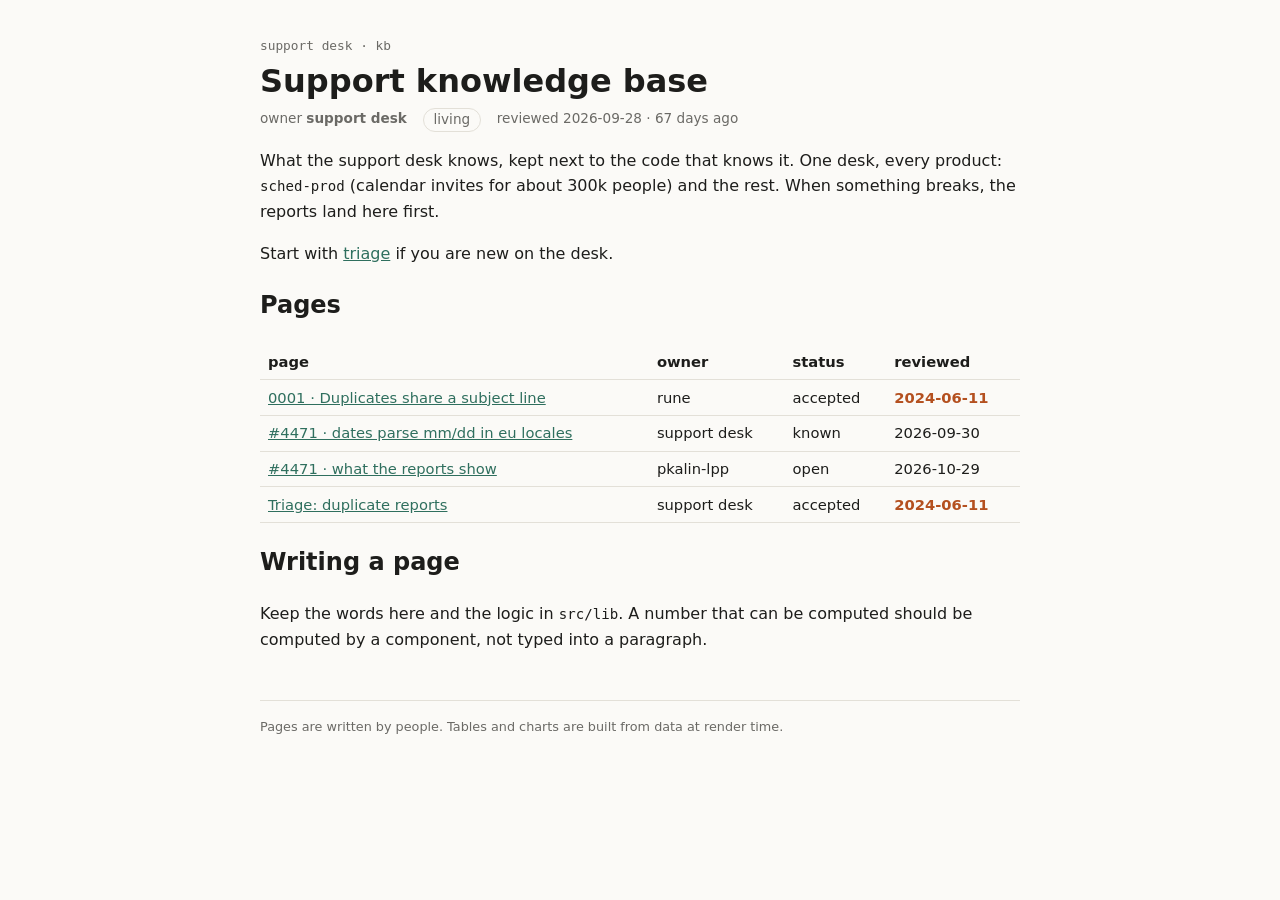
<file: rendered/kb/index.html>
<!doctype html>
<html lang="en">
  <head>
    <meta charset="utf-8" />
    <meta name="viewport" content="width=device-width, initial-scale=1" />
    <link href="../_app/immutable/entry/start.DHGSJWrH.js" rel="modulepreload">
		<link href="../_app/immutable/entry/payload.DSmR2FwN.js" rel="modulepreload">
		<link href="../_app/immutable/chunks/CRzLMJPS.js" rel="modulepreload">
		<link href="../_app/immutable/chunks/CiqoZ2A1.js" rel="modulepreload">
		<link href="../_app/immutable/chunks/CHfFqfNT.js" rel="modulepreload">
		<link href="../_app/immutable/chunks/DQG8lHS1.js" rel="modulepreload">
		<link href="../_app/immutable/entry/app.NXOO1eK_.js" rel="modulepreload">
		<link href="../_app/immutable/nodes/0.CTf4XHXr.js" rel="modulepreload">
		<link href="../_app/immutable/chunks/DK3Fl9T5.js" rel="modulepreload">
		<link href="../_app/immutable/nodes/2.CN5iUHYx.js" rel="modulepreload">
		<link href="../_app/immutable/chunks/DkoUumqI.js" rel="modulepreload">
		<link href="../_app/immutable/chunks/DCOWSXCS.js" rel="modulepreload">
		<link href="../_app/immutable/chunks/BHCznJ8a.js" rel="modulepreload">
		<link href="../_app/immutable/chunks/CVBzP17p.js" rel="modulepreload">
		<link href="../_app/immutable/chunks/DcZ9TEUN.js" rel="modulepreload">
		<link href="../_app/immutable/chunks/hqSXOomW.js" rel="modulepreload">
		<link href="../_app/immutable/chunks/Ce0JHbCm.js" rel="modulepreload">
		<!--e2jw2j--><!----><title>Support knowledge base · support kb</title>
		<style>:root{--bg:#fbfaf7;--fg:#1d1d1b;--muted:#6b6a66;--line:#e3e0d8;--accent:#2f6f5e;--warn:#b4501f;--warn-bg:#fbeee6;--note-bg:#eef5f2;--mono:ui-monospace, "Cascadia Code", Menlo, monospace}@media (prefers-color-scheme:dark){:root{--bg:#171716;--fg:#ecebe6;--muted:#9c9a93;--line:#34332f;--accent:#6fbfa6;--warn:#f0905d;--warn-bg:#3a2418;--note-bg:#1d2c27}}body{background:var(--bg);color:var(--fg);margin:0;font:16px/1.6 system-ui,sans-serif}.kb table{border-collapse:collapse;width:100%;margin:1rem 0;font-size:.92rem}.kb th,.kb td{border-bottom:1px solid var(--line);text-align:left;padding:.35rem .5rem}.kb code{font-family:var(--mono);font-size:.88em}.kb a{color:var(--accent)}.kb.svelte-e2jw2j{max-width:760px;margin:0 auto;padding:2rem 16px 4rem}.crumb.svelte-e2jw2j{font:.8rem var(--mono);color:var(--muted);text-decoration:none}h1.svelte-e2jw2j{margin:.25rem 0 .5rem;line-height:1.2}.meta.svelte-e2jw2j{color:var(--muted);flex-wrap:wrap;gap:.5rem 1rem;margin:0;font-size:.85rem;display:flex}.status.svelte-e2jw2j{border:1px solid var(--line);border-radius:99px;padding:0 .6rem}.stale.svelte-e2jw2j{color:var(--warn);font-weight:600}.banner.svelte-e2jw2j{background:var(--warn-bg);color:var(--warn);border-radius:6px;padding:.6rem 1rem}footer.svelte-e2jw2j{color:var(--muted);border-top:1px solid var(--line);margin-top:3rem;padding-top:1rem;font-size:.8rem}

aside.svelte-17bri61{border-left:4px solid var(--accent);background:var(--note-bg);margin:1rem 0;padding:.5rem 1rem}aside.warn.svelte-17bri61{border-color:var(--warn);background:var(--warn-bg)}

.sum.svelte-12oyimm{font-size:1.1rem}.tags.svelte-12oyimm,.note.svelte-12oyimm{color:var(--muted);font-size:.85em}.wrong.svelte-12oyimm td:where(.svelte-12oyimm){background:var(--warn-bg)}.wrong.svelte-12oyimm td:where(.svelte-12oyimm):last-child{color:var(--warn);font-weight:600}svg.svelte-18a6qal{width:100%;max-width:640px}.in.svelte-18a6qal{fill:var(--warn)}.merged.svelte-18a6qal{fill:var(--accent)}text.svelte-18a6qal{font:8px var(--mono);fill:var(--muted);text-anchor:middle}figcaption.svelte-18a6qal{color:var(--muted);font-size:.85rem}.key.svelte-18a6qal{border-radius:2px;width:.7em;height:.7em;display:inline-block}.key.in.svelte-18a6qal{background:var(--warn)}.key.merged.svelte-18a6qal{background:var(--accent)}

.sum.svelte-1op6c6{margin-bottom:0;font-size:1.1rem}.tags.svelte-1op6c6,.note.svelte-1op6c6{color:var(--muted);font-size:.85em}.untracked.svelte-1op6c6 td:where(.svelte-1op6c6){background:var(--warn-bg)}.untracked.svelte-1op6c6 td:where(.svelte-1op6c6):last-child{color:var(--warn);font-weight:600}.stamp.svelte-1280m42{font:.85rem var(--mono);color:var(--muted);margin:2rem 0 0}.stamp.svelte-1280m42 b:where(.svelte-1280m42){color:var(--accent);letter-spacing:.04em}.missing.svelte-1280m42{color:var(--warn)}

.try.svelte-gq0h2h{grid-template-columns:repeat(auto-fit,minmax(220px,1fr));gap:.75rem;margin:1rem 0;display:grid}fieldset.svelte-gq0h2h{border:1px solid var(--line);border-radius:6px;gap:.4rem;display:grid}.verdict.svelte-gq0h2h{color:var(--muted);grid-column:1/-1;margin:0;font-weight:600}.dup.svelte-gq0h2h{color:var(--accent);font-weight:600}

.stale.svelte-tbc1ha{color:var(--warn);font-weight:600}
</style>
		<link href="../_app/immutable/assets/runbook.COyw0cbZ.css" rel="stylesheet" disabled media="(max-width: 0)">
		<link href="../_app/immutable/assets/Callout.AbLv9dM_.css" rel="stylesheet" disabled media="(max-width: 0)">
		<link href="../_app/immutable/assets/_page.D56XP2ro.css" rel="stylesheet" disabled media="(max-width: 0)">
		<link href="../_app/immutable/assets/_page.0dLFLLYr.css" rel="stylesheet" disabled media="(max-width: 0)">
		<link href="../_app/immutable/assets/_page.DO6Yid7X.css" rel="stylesheet" disabled media="(max-width: 0)">
		<link href="../_app/immutable/assets/2.Bt0MwIZg.css" rel="stylesheet" disabled media="(max-width: 0)">
  </head>
  <body>
    <div style="display: contents"><!--[--><!--[--><!--[0--><!--[--><!--[--><!--[-1--><!--[--><div class="kb svelte-e2jw2j"><header><a class="crumb svelte-e2jw2j" href="/kb">support desk · kb</a> <h1 class="svelte-e2jw2j">Support knowledge base</h1> <p class="meta svelte-e2jw2j"><span>owner <b>support desk</b></span> <span class="status living svelte-e2jw2j">living</span> <span class="svelte-e2jw2j">reviewed 2026-09-28 · 31 days ago</span></p></header> <!--[-1--><!--]--> <main><p>What the support desk knows, kept next to the code that knows it. One desk, every product: <code>sched-prod</code> (calendar invites for about 300k people) and the rest. When something breaks, the reports land here first.</p> <p>Start with <a href="/kb/triage/dedupe">triage</a> if you are new on the desk.</p> <h2>Pages</h2> <table><thead><tr><th>page</th><th>owner</th><th>status</th><th>reviewed</th></tr></thead><tbody><!--[--><tr><td><a href="/kb/decisions/0001-dedupe-by-subject">0001 · Duplicates share a subject line</a></td><td>rune</td><td>accepted</td><td class="svelte-tbc1ha stale">2024-06-11</td></tr><tr><td><a href="/kb/incidents/4471">#4471 · dates parse mm/dd in eu locales</a></td><td>support desk</td><td>known</td><td class="svelte-tbc1ha">2026-09-30</td></tr><tr><td><a href="/kb/incidents/4471/problems">#4471 · what the reports show</a></td><td>pkalin-lpp</td><td>open</td><td class="svelte-tbc1ha">2026-10-29</td></tr><tr><td><a href="/kb/triage/dedupe">Triage: duplicate reports</a></td><td>support desk</td><td>accepted</td><td class="svelte-tbc1ha stale">2024-06-11</td></tr><!--]--></tbody></table><!----> <h2>Writing a page</h2> <p>Keep the words here and the logic in <code>src/lib</code>. A number that can be computed should be
computed by a component, not typed into a paragraph.</p><!----></main> <footer class="svelte-e2jw2j">Pages are written by people. Tables and charts are built from data at render time.</footer></div><!--]--><!--]--><!--]--><!----><!--]--><!--]--><!--]--><!----> <!--[-1--><!--]--><!--]-->
			
			<script>
				{
					__sveltekit_chahfg = {
						base: new URL("..", location).pathname.slice(0, -1),
						version: "1793293658600"
					};

					const element = document.currentScript.parentElement;

					import("../_app/immutable/entry/start.DHGSJWrH.js").then(async (kit) => {
						kit.init(__sveltekit_chahfg);
						const app = await import("../_app/immutable/entry/app.NXOO1eK_.js");
						kit.start(app, element, {
							node_ids: [0, 2],
							data: [null,null],
							form: null,
							error: null
						});
					});
				}
			</script>
		</div>
  </body>
</html>
</file>
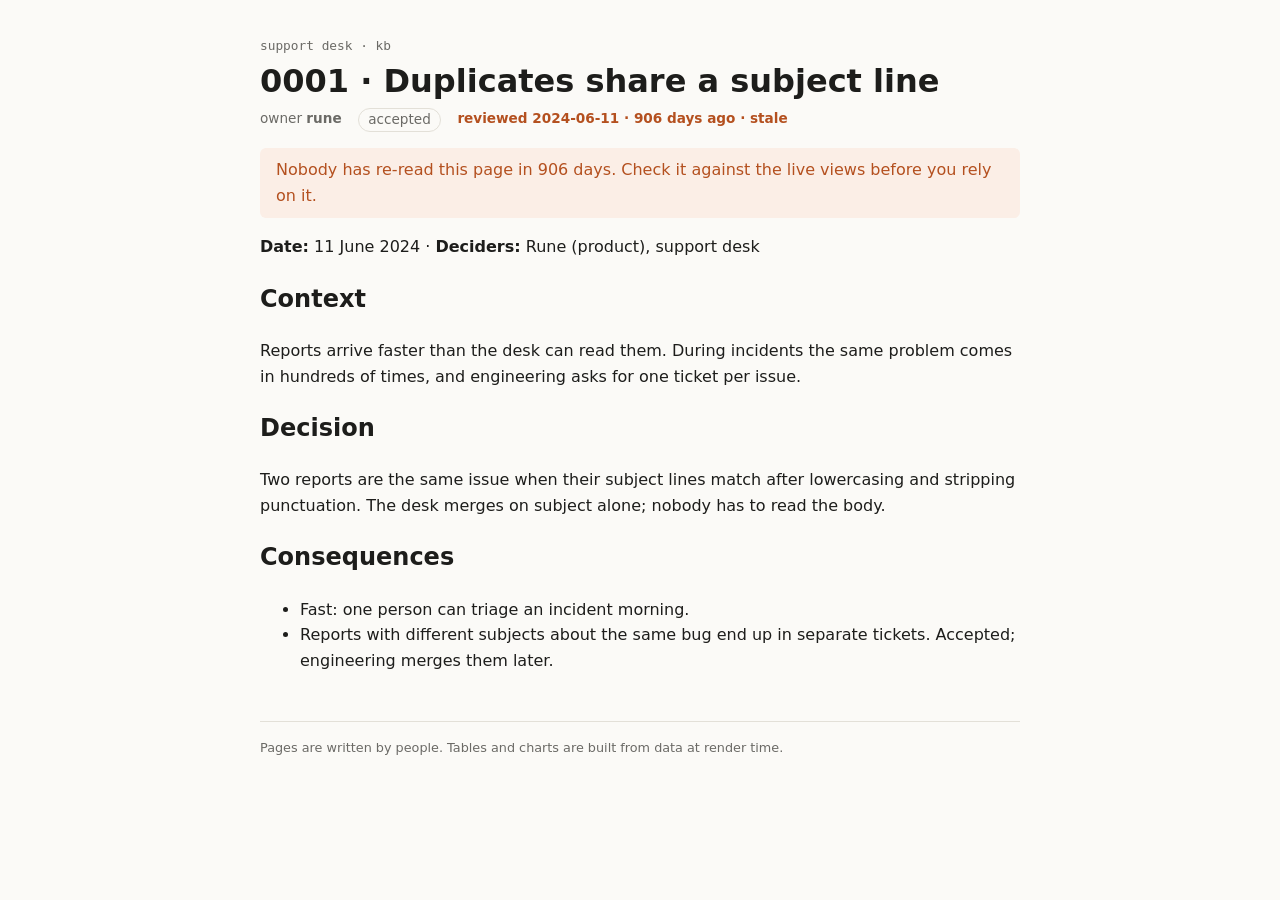
<file: rendered/kb/decisions/0001-dedupe-by-subject/index.html>
<!doctype html>
<html lang="en">
  <head>
    <meta charset="utf-8" />
    <meta name="viewport" content="width=device-width, initial-scale=1" />
    <link href="../../../_app/immutable/entry/start.DHGSJWrH.js" rel="modulepreload">
		<link href="../../../_app/immutable/entry/payload.DSmR2FwN.js" rel="modulepreload">
		<link href="../../../_app/immutable/chunks/CRzLMJPS.js" rel="modulepreload">
		<link href="../../../_app/immutable/chunks/CiqoZ2A1.js" rel="modulepreload">
		<link href="../../../_app/immutable/chunks/CHfFqfNT.js" rel="modulepreload">
		<link href="../../../_app/immutable/chunks/DQG8lHS1.js" rel="modulepreload">
		<link href="../../../_app/immutable/entry/app.NXOO1eK_.js" rel="modulepreload">
		<link href="../../../_app/immutable/nodes/0.CTf4XHXr.js" rel="modulepreload">
		<link href="../../../_app/immutable/chunks/DK3Fl9T5.js" rel="modulepreload">
		<link href="../../../_app/immutable/nodes/3.utlB90Ku.js" rel="modulepreload">
		<link href="../../../_app/immutable/chunks/DCOWSXCS.js" rel="modulepreload">
		<link href="../../../_app/immutable/chunks/DkoUumqI.js" rel="modulepreload">
		<!--e2jw2j--><!----><title>0001 · Duplicates share a subject line · support kb</title>
		<style>:root{--bg:#fbfaf7;--fg:#1d1d1b;--muted:#6b6a66;--line:#e3e0d8;--accent:#2f6f5e;--warn:#b4501f;--warn-bg:#fbeee6;--note-bg:#eef5f2;--mono:ui-monospace, "Cascadia Code", Menlo, monospace}@media (prefers-color-scheme:dark){:root{--bg:#171716;--fg:#ecebe6;--muted:#9c9a93;--line:#34332f;--accent:#6fbfa6;--warn:#f0905d;--warn-bg:#3a2418;--note-bg:#1d2c27}}body{background:var(--bg);color:var(--fg);margin:0;font:16px/1.6 system-ui,sans-serif}.kb table{border-collapse:collapse;width:100%;margin:1rem 0;font-size:.92rem}.kb th,.kb td{border-bottom:1px solid var(--line);text-align:left;padding:.35rem .5rem}.kb code{font-family:var(--mono);font-size:.88em}.kb a{color:var(--accent)}.kb.svelte-e2jw2j{max-width:760px;margin:0 auto;padding:2rem 16px 4rem}.crumb.svelte-e2jw2j{font:.8rem var(--mono);color:var(--muted);text-decoration:none}h1.svelte-e2jw2j{margin:.25rem 0 .5rem;line-height:1.2}.meta.svelte-e2jw2j{color:var(--muted);flex-wrap:wrap;gap:.5rem 1rem;margin:0;font-size:.85rem;display:flex}.status.svelte-e2jw2j{border:1px solid var(--line);border-radius:99px;padding:0 .6rem}.stale.svelte-e2jw2j{color:var(--warn);font-weight:600}.banner.svelte-e2jw2j{background:var(--warn-bg);color:var(--warn);border-radius:6px;padding:.6rem 1rem}footer.svelte-e2jw2j{color:var(--muted);border-top:1px solid var(--line);margin-top:3rem;padding-top:1rem;font-size:.8rem}
</style>
		<link href="../../../_app/immutable/assets/runbook.COyw0cbZ.css" rel="stylesheet" disabled media="(max-width: 0)">
  </head>
  <body>
    <div style="display: contents"><!--[--><!--[--><!--[0--><!--[--><!--[--><!--[-1--><!--[--><div class="kb svelte-e2jw2j"><header><a class="crumb svelte-e2jw2j" href="/kb">support desk · kb</a> <h1 class="svelte-e2jw2j">0001 · Duplicates share a subject line</h1> <p class="meta svelte-e2jw2j"><span>owner <b>rune</b></span> <span class="status accepted svelte-e2jw2j">accepted</span> <span class="svelte-e2jw2j stale">reviewed 2024-06-11 · 870 days ago · stale</span></p></header> <!--[0--><p class="banner svelte-e2jw2j">Nobody has re-read this page in 870 days. Check it against the live views before you rely on it.</p><!--]--> <main><p><strong>Date:</strong> 11 June 2024 · <strong>Deciders:</strong> Rune (product), support desk</p> <h2>Context</h2> <p>Reports arrive faster than the desk can read them. During incidents the same problem comes in
hundreds of times, and engineering asks for one ticket per issue.</p> <h2>Decision</h2> <p>Two reports are the same issue when their subject lines match after lowercasing and stripping
punctuation. The desk merges on subject alone; nobody has to read the body.</p> <h2>Consequences</h2> <ul><li>Fast: one person can triage an incident morning.</li> <li>Reports with different subjects about the same bug end up in separate tickets. Accepted;
engineering merges them later.</li></ul><!----></main> <footer class="svelte-e2jw2j">Pages are written by people. Tables and charts are built from data at render time.</footer></div><!--]--><!--]--><!--]--><!----><!--]--><!--]--><!--]--><!----> <!--[-1--><!--]--><!--]-->
			
			<script>
				{
					__sveltekit_chahfg = {
						base: new URL("../../..", location).pathname.slice(0, -1),
						version: "1793293658600"
					};

					const element = document.currentScript.parentElement;

					import("../../../_app/immutable/entry/start.DHGSJWrH.js").then(async (kit) => {
						kit.init(__sveltekit_chahfg);
						const app = await import("../../../_app/immutable/entry/app.NXOO1eK_.js");
						kit.start(app, element, {
							node_ids: [0, 3],
							data: [null,null],
							form: null,
							error: null
						});
					});
				}
			</script>
		</div>
  </body>
</html>
</file>
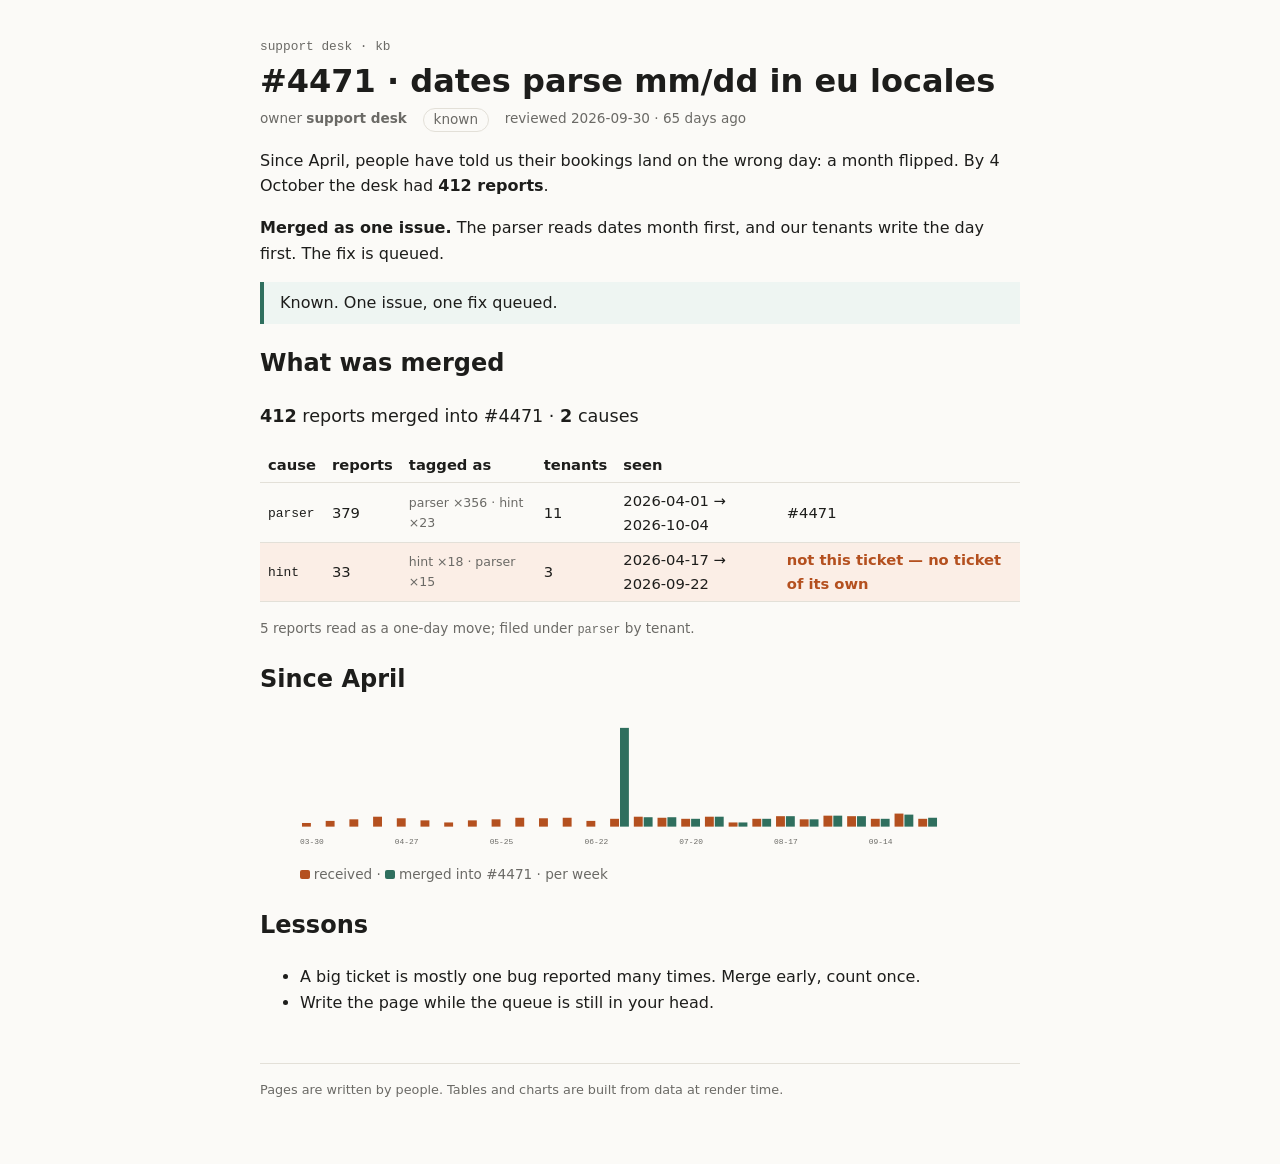
<file: rendered/kb/incidents/4471/index.html>
<!doctype html>
<html lang="en">
  <head>
    <meta charset="utf-8" />
    <meta name="viewport" content="width=device-width, initial-scale=1" />
    <link href="../../../_app/immutable/entry/start.DHGSJWrH.js" rel="modulepreload">
		<link href="../../../_app/immutable/entry/payload.DSmR2FwN.js" rel="modulepreload">
		<link href="../../../_app/immutable/chunks/CRzLMJPS.js" rel="modulepreload">
		<link href="../../../_app/immutable/chunks/CiqoZ2A1.js" rel="modulepreload">
		<link href="../../../_app/immutable/chunks/CHfFqfNT.js" rel="modulepreload">
		<link href="../../../_app/immutable/chunks/DQG8lHS1.js" rel="modulepreload">
		<link href="../../../_app/immutable/entry/app.NXOO1eK_.js" rel="modulepreload">
		<link href="../../../_app/immutable/nodes/0.CTf4XHXr.js" rel="modulepreload">
		<link href="../../../_app/immutable/chunks/DK3Fl9T5.js" rel="modulepreload">
		<link href="../../../_app/immutable/nodes/4.ot8lEXqF.js" rel="modulepreload">
		<link href="../../../_app/immutable/chunks/BHCznJ8a.js" rel="modulepreload">
		<link href="../../../_app/immutable/chunks/DkoUumqI.js" rel="modulepreload">
		<link href="../../../_app/immutable/chunks/CVBzP17p.js" rel="modulepreload">
		<link href="../../../_app/immutable/chunks/DcZ9TEUN.js" rel="modulepreload">
		<!--e2jw2j--><!----><title>#4471 · dates parse mm/dd in eu locales · support kb</title>
		<style>:root{--bg:#fbfaf7;--fg:#1d1d1b;--muted:#6b6a66;--line:#e3e0d8;--accent:#2f6f5e;--warn:#b4501f;--warn-bg:#fbeee6;--note-bg:#eef5f2;--mono:ui-monospace, "Cascadia Code", Menlo, monospace}@media (prefers-color-scheme:dark){:root{--bg:#171716;--fg:#ecebe6;--muted:#9c9a93;--line:#34332f;--accent:#6fbfa6;--warn:#f0905d;--warn-bg:#3a2418;--note-bg:#1d2c27}}body{background:var(--bg);color:var(--fg);margin:0;font:16px/1.6 system-ui,sans-serif}.kb table{border-collapse:collapse;width:100%;margin:1rem 0;font-size:.92rem}.kb th,.kb td{border-bottom:1px solid var(--line);text-align:left;padding:.35rem .5rem}.kb code{font-family:var(--mono);font-size:.88em}.kb a{color:var(--accent)}.kb.svelte-e2jw2j{max-width:760px;margin:0 auto;padding:2rem 16px 4rem}.crumb.svelte-e2jw2j{font:.8rem var(--mono);color:var(--muted);text-decoration:none}h1.svelte-e2jw2j{margin:.25rem 0 .5rem;line-height:1.2}.meta.svelte-e2jw2j{color:var(--muted);flex-wrap:wrap;gap:.5rem 1rem;margin:0;font-size:.85rem;display:flex}.status.svelte-e2jw2j{border:1px solid var(--line);border-radius:99px;padding:0 .6rem}.stale.svelte-e2jw2j{color:var(--warn);font-weight:600}.banner.svelte-e2jw2j{background:var(--warn-bg);color:var(--warn);border-radius:6px;padding:.6rem 1rem}footer.svelte-e2jw2j{color:var(--muted);border-top:1px solid var(--line);margin-top:3rem;padding-top:1rem;font-size:.8rem}

aside.svelte-17bri61{border-left:4px solid var(--accent);background:var(--note-bg);margin:1rem 0;padding:.5rem 1rem}aside.warn.svelte-17bri61{border-color:var(--warn);background:var(--warn-bg)}

.sum.svelte-12oyimm{font-size:1.1rem}.tags.svelte-12oyimm,.note.svelte-12oyimm{color:var(--muted);font-size:.85em}.wrong.svelte-12oyimm td:where(.svelte-12oyimm){background:var(--warn-bg)}.wrong.svelte-12oyimm td:where(.svelte-12oyimm):last-child{color:var(--warn);font-weight:600}svg.svelte-18a6qal{width:100%;max-width:640px}.in.svelte-18a6qal{fill:var(--warn)}.merged.svelte-18a6qal{fill:var(--accent)}text.svelte-18a6qal{font:8px var(--mono);fill:var(--muted);text-anchor:middle}figcaption.svelte-18a6qal{color:var(--muted);font-size:.85rem}.key.svelte-18a6qal{border-radius:2px;width:.7em;height:.7em;display:inline-block}.key.in.svelte-18a6qal{background:var(--warn)}.key.merged.svelte-18a6qal{background:var(--accent)}
</style>
		<link href="../../../_app/immutable/assets/runbook.COyw0cbZ.css" rel="stylesheet" disabled media="(max-width: 0)">
		<link href="../../../_app/immutable/assets/Callout.AbLv9dM_.css" rel="stylesheet" disabled media="(max-width: 0)">
		<link href="../../../_app/immutable/assets/_page.D56XP2ro.css" rel="stylesheet" disabled media="(max-width: 0)">
  </head>
  <body>
    <div style="display: contents"><!--[--><!--[--><!--[0--><!--[--><!--[--><!--[-1--><!--[--><div class="kb svelte-e2jw2j"><header><a class="crumb svelte-e2jw2j" href="/kb">support desk · kb</a> <h1 class="svelte-e2jw2j">#4471 · dates parse mm/dd in eu locales</h1> <p class="meta svelte-e2jw2j"><span>owner <b>support desk</b></span> <span class="status known svelte-e2jw2j">known</span> <span class="svelte-e2jw2j">reviewed 2026-09-30 · 29 days ago</span></p></header> <!--[-1--><!--]--> <main><p>Since April, people have told us their bookings land on the wrong day: a month flipped. By
4 October the desk had <strong>412 reports</strong>.</p> <p><strong>Merged as one issue.</strong> The parser reads dates month first, and our tenants write the day
first. The fix is queued.</p> <aside class="note svelte-17bri61"><!---->Known. One issue, one fix queued.<!----></aside><!----> <h2>What was merged</h2> <p class="sum svelte-12oyimm"><strong>412</strong> reports merged into #4471 · <strong>2</strong> causes</p> <table><thead><tr><th>cause</th><th>reports</th><th>tagged as</th><th>tenants</th><th>seen</th><th></th></tr></thead><tbody><!--[--><tr class="svelte-12oyimm"><td class="svelte-12oyimm"><code>parser</code></td><td class="svelte-12oyimm">379</td><td class="tags svelte-12oyimm">parser ×356 · hint ×23</td><td class="svelte-12oyimm">11</td><td class="svelte-12oyimm">2026-04-01 → 2026-10-04</td><td class="svelte-12oyimm">#4471</td></tr><tr class="svelte-12oyimm wrong"><td class="svelte-12oyimm"><code>hint</code></td><td class="svelte-12oyimm">33</td><td class="tags svelte-12oyimm">hint ×18 · parser ×15</td><td class="svelte-12oyimm">3</td><td class="svelte-12oyimm">2026-04-17 → 2026-09-22</td><td class="svelte-12oyimm">not this ticket — no ticket of its own</td></tr><!--]--></tbody></table> <!--[--><!--[0--><p class="note svelte-12oyimm">5 reports read as a one-day move; filed under <code>parser</code> by tenant.</p><!--]--><!--[-1--><!--]--><!--]--><!----> <h2>Since April</h2> <figure><svg viewBox="0 0 648 140" role="img" aria-label="reports received and merged into #4471, per week" class="svelte-18a6qal"><!--[--><rect class="in svelte-18a6qal" x="2" y="106.29629629629629" width="9" height="3.7037037037037033"></rect><rect class="merged svelte-18a6qal" x="12" y="110" width="9" height="0"></rect><!--[0--><text x="12" y="128" class="svelte-18a6qal">03-30</text><!--]--><rect class="in svelte-18a6qal" x="26" y="104.17989417989418" width="9" height="5.82010582010582"></rect><rect class="merged svelte-18a6qal" x="36" y="110" width="9" height="0"></rect><!--[-1--><!--]--><rect class="in svelte-18a6qal" x="50" y="102.5925925925926" width="9" height="7.4074074074074066"></rect><rect class="merged svelte-18a6qal" x="60" y="110" width="9" height="0"></rect><!--[-1--><!--]--><rect class="in svelte-18a6qal" x="74" y="99.94708994708995" width="9" height="10.052910052910052"></rect><rect class="merged svelte-18a6qal" x="84" y="110" width="9" height="0"></rect><!--[-1--><!--]--><rect class="in svelte-18a6qal" x="98" y="101.53439153439153" width="9" height="8.465608465608465"></rect><rect class="merged svelte-18a6qal" x="108" y="110" width="9" height="0"></rect><!--[0--><text x="108" y="128" class="svelte-18a6qal">04-27</text><!--]--><rect class="in svelte-18a6qal" x="122" y="103.65079365079364" width="9" height="6.349206349206349"></rect><rect class="merged svelte-18a6qal" x="132" y="110" width="9" height="0"></rect><!--[-1--><!--]--><rect class="in svelte-18a6qal" x="146" y="105.76719576719577" width="9" height="4.232804232804233"></rect><rect class="merged svelte-18a6qal" x="156" y="110" width="9" height="0"></rect><!--[-1--><!--]--><rect class="in svelte-18a6qal" x="170" y="103.65079365079364" width="9" height="6.349206349206349"></rect><rect class="merged svelte-18a6qal" x="180" y="110" width="9" height="0"></rect><!--[-1--><!--]--><rect class="in svelte-18a6qal" x="194" y="102.5925925925926" width="9" height="7.4074074074074066"></rect><rect class="merged svelte-18a6qal" x="204" y="110" width="9" height="0"></rect><!--[0--><text x="204" y="128" class="svelte-18a6qal">05-25</text><!--]--><rect class="in svelte-18a6qal" x="218" y="101.00529100529101" width="9" height="8.994708994708994"></rect><rect class="merged svelte-18a6qal" x="228" y="110" width="9" height="0"></rect><!--[-1--><!--]--><rect class="in svelte-18a6qal" x="242" y="101.53439153439153" width="9" height="8.465608465608465"></rect><rect class="merged svelte-18a6qal" x="252" y="110" width="9" height="0"></rect><!--[-1--><!--]--><rect class="in svelte-18a6qal" x="266" y="101.00529100529101" width="9" height="8.994708994708994"></rect><rect class="merged svelte-18a6qal" x="276" y="110" width="9" height="0"></rect><!--[-1--><!--]--><rect class="in svelte-18a6qal" x="290" y="104.17989417989418" width="9" height="5.82010582010582"></rect><rect class="merged svelte-18a6qal" x="300" y="110" width="9" height="0"></rect><!--[0--><text x="300" y="128" class="svelte-18a6qal">06-22</text><!--]--><rect class="in svelte-18a6qal" x="314" y="102.06349206349206" width="9" height="7.936507936507936"></rect><rect class="merged svelte-18a6qal" x="324" y="10" width="9" height="100"></rect><!--[-1--><!--]--><rect class="in svelte-18a6qal" x="338" y="99.94708994708995" width="9" height="10.052910052910052"></rect><rect class="merged svelte-18a6qal" x="348" y="100.47619047619048" width="9" height="9.523809523809524"></rect><!--[-1--><!--]--><rect class="in svelte-18a6qal" x="362" y="101.00529100529101" width="9" height="8.994708994708994"></rect><rect class="merged svelte-18a6qal" x="372" y="100.47619047619048" width="9" height="9.523809523809524"></rect><!--[-1--><!--]--><rect class="in svelte-18a6qal" x="386" y="102.06349206349206" width="9" height="7.936507936507936"></rect><rect class="merged svelte-18a6qal" x="396" y="102.06349206349206" width="9" height="7.936507936507936"></rect><!--[0--><text x="396" y="128" class="svelte-18a6qal">07-20</text><!--]--><rect class="in svelte-18a6qal" x="410" y="99.94708994708995" width="9" height="10.052910052910052"></rect><rect class="merged svelte-18a6qal" x="420" y="99.94708994708995" width="9" height="10.052910052910052"></rect><!--[-1--><!--]--><rect class="in svelte-18a6qal" x="434" y="105.76719576719577" width="9" height="4.232804232804233"></rect><rect class="merged svelte-18a6qal" x="444" y="105.76719576719577" width="9" height="4.232804232804233"></rect><!--[-1--><!--]--><rect class="in svelte-18a6qal" x="458" y="102.06349206349206" width="9" height="7.936507936507936"></rect><rect class="merged svelte-18a6qal" x="468" y="102.06349206349206" width="9" height="7.936507936507936"></rect><!--[-1--><!--]--><rect class="in svelte-18a6qal" x="482" y="99.41798941798942" width="9" height="10.582010582010582"></rect><rect class="merged svelte-18a6qal" x="492" y="99.41798941798942" width="9" height="10.582010582010582"></rect><!--[0--><text x="492" y="128" class="svelte-18a6qal">08-17</text><!--]--><rect class="in svelte-18a6qal" x="506" y="102.5925925925926" width="9" height="7.4074074074074066"></rect><rect class="merged svelte-18a6qal" x="516" y="102.5925925925926" width="9" height="7.4074074074074066"></rect><!--[-1--><!--]--><rect class="in svelte-18a6qal" x="530" y="98.88888888888889" width="9" height="11.11111111111111"></rect><rect class="merged svelte-18a6qal" x="540" y="98.88888888888889" width="9" height="11.11111111111111"></rect><!--[-1--><!--]--><rect class="in svelte-18a6qal" x="554" y="99.41798941798942" width="9" height="10.582010582010582"></rect><rect class="merged svelte-18a6qal" x="564" y="99.41798941798942" width="9" height="10.582010582010582"></rect><!--[-1--><!--]--><rect class="in svelte-18a6qal" x="578" y="102.06349206349206" width="9" height="7.936507936507936"></rect><rect class="merged svelte-18a6qal" x="588" y="102.06349206349206" width="9" height="7.936507936507936"></rect><!--[0--><text x="588" y="128" class="svelte-18a6qal">09-14</text><!--]--><rect class="in svelte-18a6qal" x="602" y="96.77248677248677" width="9" height="13.227513227513226"></rect><rect class="merged svelte-18a6qal" x="612" y="97.83068783068784" width="9" height="12.16931216931217"></rect><!--[-1--><!--]--><rect class="in svelte-18a6qal" x="626" y="102.06349206349206" width="9" height="7.936507936507936"></rect><rect class="merged svelte-18a6qal" x="636" y="101.00529100529101" width="9" height="8.994708994708994"></rect><!--[-1--><!--]--><!--]--></svg> <figcaption class="svelte-18a6qal"><span class="key in svelte-18a6qal"></span> received · <span class="key merged svelte-18a6qal"></span> merged into #4471 · per week</figcaption></figure><!----> <h2>Lessons</h2> <ul><li>A big ticket is mostly one bug reported many times. Merge early, count once.</li> <li>Write the page while the queue is still in your head.</li></ul><!----></main> <footer class="svelte-e2jw2j">Pages are written by people. Tables and charts are built from data at render time.</footer></div><!--]--><!--]--><!--]--><!----><!--]--><!--]--><!--]--><!----> <!--[-1--><!--]--><!--]-->
			
			<script>
				{
					__sveltekit_chahfg = {
						base: new URL("../../..", location).pathname.slice(0, -1),
						version: "1793293658600"
					};

					const element = document.currentScript.parentElement;

					import("../../../_app/immutable/entry/start.DHGSJWrH.js").then(async (kit) => {
						kit.init(__sveltekit_chahfg);
						const app = await import("../../../_app/immutable/entry/app.NXOO1eK_.js");
						kit.start(app, element, {
							node_ids: [0, 4],
							data: [null,null],
							form: null,
							error: null
						});
					});
				}
			</script>
		</div>
  </body>
</html>
</file>
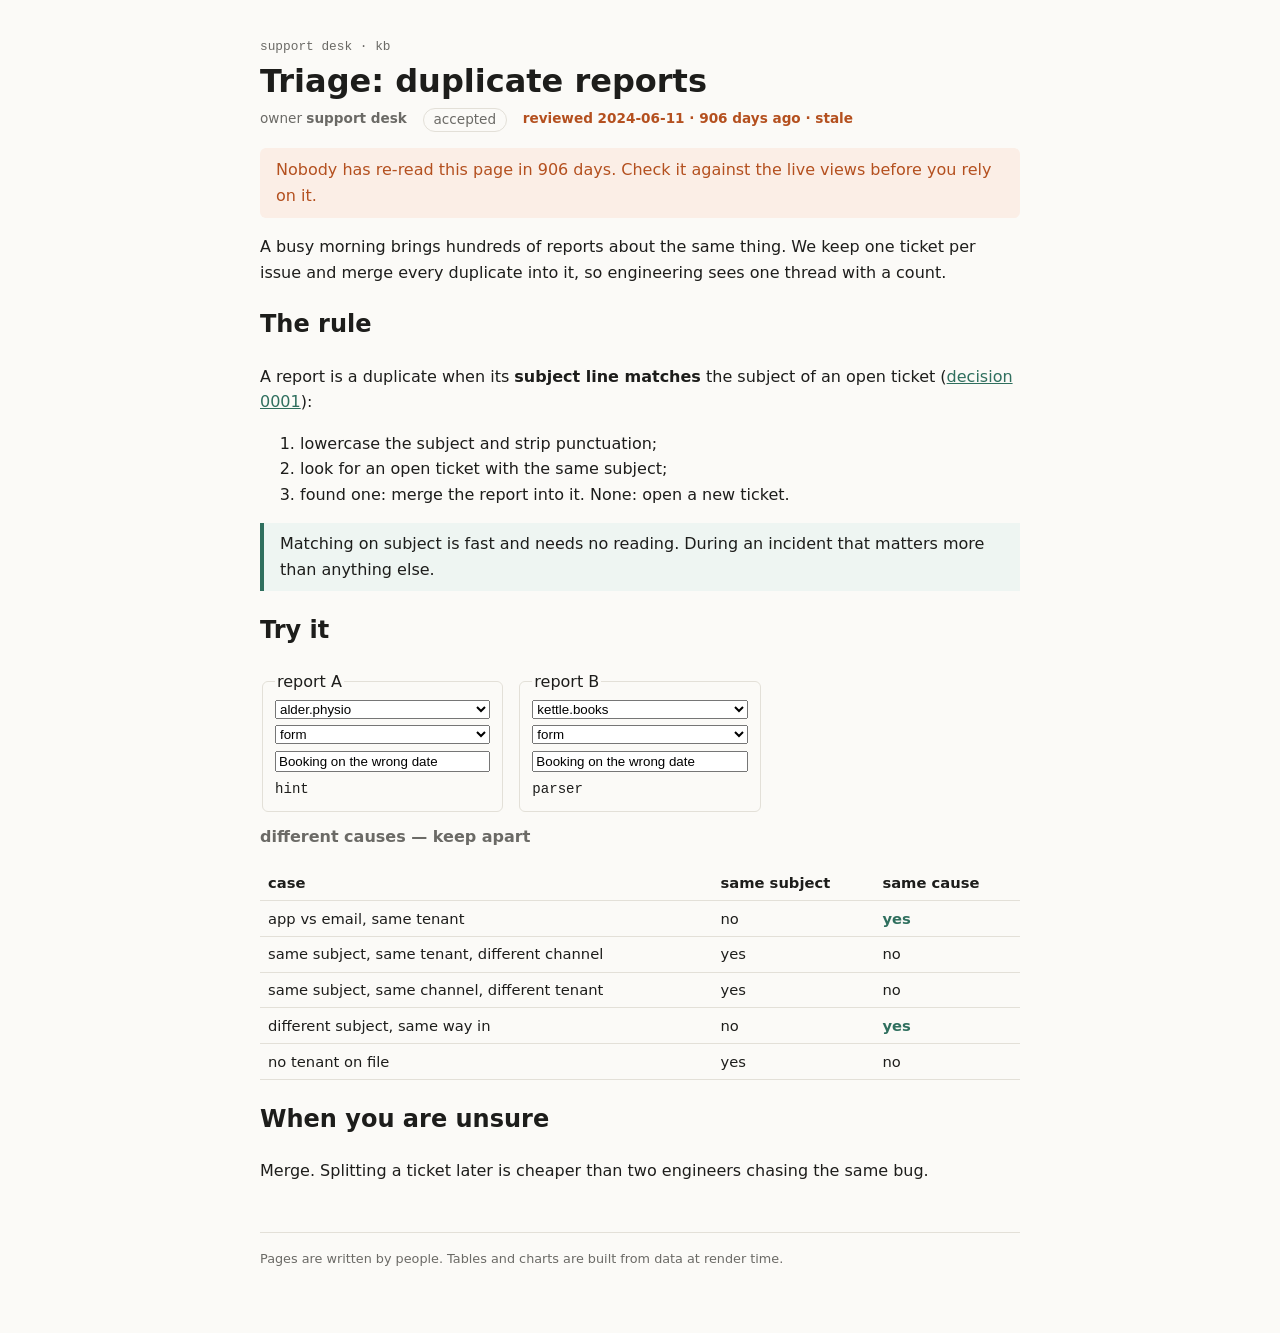
<file: rendered/kb/triage/dedupe/index.html>
<!doctype html>
<html lang="en">
  <head>
    <meta charset="utf-8" />
    <meta name="viewport" content="width=device-width, initial-scale=1" />
    <link href="../../../_app/immutable/entry/start.DHGSJWrH.js" rel="modulepreload">
		<link href="../../../_app/immutable/entry/payload.DSmR2FwN.js" rel="modulepreload">
		<link href="../../../_app/immutable/chunks/CRzLMJPS.js" rel="modulepreload">
		<link href="../../../_app/immutable/chunks/CiqoZ2A1.js" rel="modulepreload">
		<link href="../../../_app/immutable/chunks/CHfFqfNT.js" rel="modulepreload">
		<link href="../../../_app/immutable/chunks/DQG8lHS1.js" rel="modulepreload">
		<link href="../../../_app/immutable/entry/app.NXOO1eK_.js" rel="modulepreload">
		<link href="../../../_app/immutable/nodes/0.CTf4XHXr.js" rel="modulepreload">
		<link href="../../../_app/immutable/chunks/DK3Fl9T5.js" rel="modulepreload">
		<link href="../../../_app/immutable/nodes/6.BZRQ87Zk.js" rel="modulepreload">
		<link href="../../../_app/immutable/chunks/Ce0JHbCm.js" rel="modulepreload">
		<link href="../../../_app/immutable/chunks/DkoUumqI.js" rel="modulepreload">
		<link href="../../../_app/immutable/chunks/DcZ9TEUN.js" rel="modulepreload">
		<!--e2jw2j--><!----><title>Triage: duplicate reports · support kb</title>
		<style>:root{--bg:#fbfaf7;--fg:#1d1d1b;--muted:#6b6a66;--line:#e3e0d8;--accent:#2f6f5e;--warn:#b4501f;--warn-bg:#fbeee6;--note-bg:#eef5f2;--mono:ui-monospace, "Cascadia Code", Menlo, monospace}@media (prefers-color-scheme:dark){:root{--bg:#171716;--fg:#ecebe6;--muted:#9c9a93;--line:#34332f;--accent:#6fbfa6;--warn:#f0905d;--warn-bg:#3a2418;--note-bg:#1d2c27}}body{background:var(--bg);color:var(--fg);margin:0;font:16px/1.6 system-ui,sans-serif}.kb table{border-collapse:collapse;width:100%;margin:1rem 0;font-size:.92rem}.kb th,.kb td{border-bottom:1px solid var(--line);text-align:left;padding:.35rem .5rem}.kb code{font-family:var(--mono);font-size:.88em}.kb a{color:var(--accent)}.kb.svelte-e2jw2j{max-width:760px;margin:0 auto;padding:2rem 16px 4rem}.crumb.svelte-e2jw2j{font:.8rem var(--mono);color:var(--muted);text-decoration:none}h1.svelte-e2jw2j{margin:.25rem 0 .5rem;line-height:1.2}.meta.svelte-e2jw2j{color:var(--muted);flex-wrap:wrap;gap:.5rem 1rem;margin:0;font-size:.85rem;display:flex}.status.svelte-e2jw2j{border:1px solid var(--line);border-radius:99px;padding:0 .6rem}.stale.svelte-e2jw2j{color:var(--warn);font-weight:600}.banner.svelte-e2jw2j{background:var(--warn-bg);color:var(--warn);border-radius:6px;padding:.6rem 1rem}footer.svelte-e2jw2j{color:var(--muted);border-top:1px solid var(--line);margin-top:3rem;padding-top:1rem;font-size:.8rem}

aside.svelte-17bri61{border-left:4px solid var(--accent);background:var(--note-bg);margin:1rem 0;padding:.5rem 1rem}aside.warn.svelte-17bri61{border-color:var(--warn);background:var(--warn-bg)}

.try.svelte-gq0h2h{grid-template-columns:repeat(auto-fit,minmax(220px,1fr));gap:.75rem;margin:1rem 0;display:grid}fieldset.svelte-gq0h2h{border:1px solid var(--line);border-radius:6px;gap:.4rem;display:grid}.verdict.svelte-gq0h2h{color:var(--muted);grid-column:1/-1;margin:0;font-weight:600}.dup.svelte-gq0h2h{color:var(--accent);font-weight:600}
</style>
		<link href="../../../_app/immutable/assets/runbook.COyw0cbZ.css" rel="stylesheet" disabled media="(max-width: 0)">
		<link href="../../../_app/immutable/assets/Callout.AbLv9dM_.css" rel="stylesheet" disabled media="(max-width: 0)">
		<link href="../../../_app/immutable/assets/_page.DO6Yid7X.css" rel="stylesheet" disabled media="(max-width: 0)">
  </head>
  <body>
    <div style="display: contents"><!--[--><!--[--><!--[0--><!--[--><!--[--><!--[-1--><!--[--><div class="kb svelte-e2jw2j"><header><a class="crumb svelte-e2jw2j" href="/kb">support desk · kb</a> <h1 class="svelte-e2jw2j">Triage: duplicate reports</h1> <p class="meta svelte-e2jw2j"><span>owner <b>support desk</b></span> <span class="status accepted svelte-e2jw2j">accepted</span> <span class="svelte-e2jw2j stale">reviewed 2024-06-11 · 870 days ago · stale</span></p></header> <!--[0--><p class="banner svelte-e2jw2j">Nobody has re-read this page in 870 days. Check it against the live views before you rely on it.</p><!--]--> <main><p>A busy morning brings hundreds of reports about the same thing. We keep one ticket per issue
and merge every duplicate into it, so engineering sees one thread with a count.</p> <h2>The rule</h2> <p>A report is a duplicate when its <strong>subject line matches</strong> the subject of an open ticket
(<a href="/kb/decisions/0001-dedupe-by-subject">decision 0001</a>):</p> <ol><li>lowercase the subject and strip punctuation;</li> <li>look for an open ticket with the same subject;</li> <li>found one: merge the report into it. None: open a new ticket.</li></ol> <aside class="note svelte-17bri61"><!---->Matching on subject is fast and needs no reading. During an incident that matters more than
anything else.<!----></aside><!----> <h2>Try it</h2> <div class="try svelte-gq0h2h"><!--[--><fieldset class="svelte-gq0h2h"><legend>report A</legend> <select aria-label="tenant"><!--[--><option selected="">alder.physio</option><option>copper.studio</option><option>harbour.dental</option><option>kettle.books</option><option>lantern.row</option><option>long.table</option><option>morrow.tax</option><option>nine.lanterns</option><option>pale.harbour</option><option>ridge.clinic</option><option>stone.and.sons</option><!--]--></select> <select aria-label="channel"><!--[--><option>app</option><option>email</option><option selected="">form</option><!--]--></select> <input value="Booking on the wrong date" aria-label="subject"/> <code>hint</code></fieldset><fieldset class="svelte-gq0h2h"><legend>report B</legend> <select aria-label="tenant"><!--[--><option>alder.physio</option><option>copper.studio</option><option>harbour.dental</option><option selected="">kettle.books</option><option>lantern.row</option><option>long.table</option><option>morrow.tax</option><option>nine.lanterns</option><option>pale.harbour</option><option>ridge.clinic</option><option>stone.and.sons</option><!--]--></select> <select aria-label="channel"><!--[--><option>app</option><option>email</option><option selected="">form</option><!--]--></select> <input value="Booking on the wrong date" aria-label="subject"/> <code>parser</code></fieldset><!--]--> <p class="verdict svelte-gq0h2h">different causes — keep apart</p></div> <table><thead><tr><th>case</th><th>same subject</th><th>same cause</th></tr></thead><tbody><!--[--><tr><td>app vs email, same tenant</td><td>no</td><td class="svelte-gq0h2h dup">yes</td></tr><tr><td>same subject, same tenant, different channel</td><td>yes</td><td class="svelte-gq0h2h">no</td></tr><tr><td>same subject, same channel, different tenant</td><td>yes</td><td class="svelte-gq0h2h">no</td></tr><tr><td>different subject, same way in</td><td>no</td><td class="svelte-gq0h2h dup">yes</td></tr><tr><td>no tenant on file</td><td>yes</td><td class="svelte-gq0h2h">no</td></tr><!--]--></tbody></table><!----> <h2>When you are unsure</h2> <p>Merge. Splitting a ticket later is cheaper than two engineers chasing the same bug.</p><!----></main> <footer class="svelte-e2jw2j">Pages are written by people. Tables and charts are built from data at render time.</footer></div><!--]--><!--]--><!--]--><!----><!--]--><!--]--><!--]--><!----> <!--[-1--><!--]--><!--]-->
			
			<script>
				{
					__sveltekit_chahfg = {
						base: new URL("../../..", location).pathname.slice(0, -1),
						version: "1793293658600"
					};

					const element = document.currentScript.parentElement;

					import("../../../_app/immutable/entry/start.DHGSJWrH.js").then(async (kit) => {
						kit.init(__sveltekit_chahfg);
						const app = await import("../../../_app/immutable/entry/app.NXOO1eK_.js");
						kit.start(app, element, {
							node_ids: [0, 6],
							data: [null,null],
							form: null,
							error: null
						});
					});
				}
			</script>
		</div>
  </body>
</html>
</file>
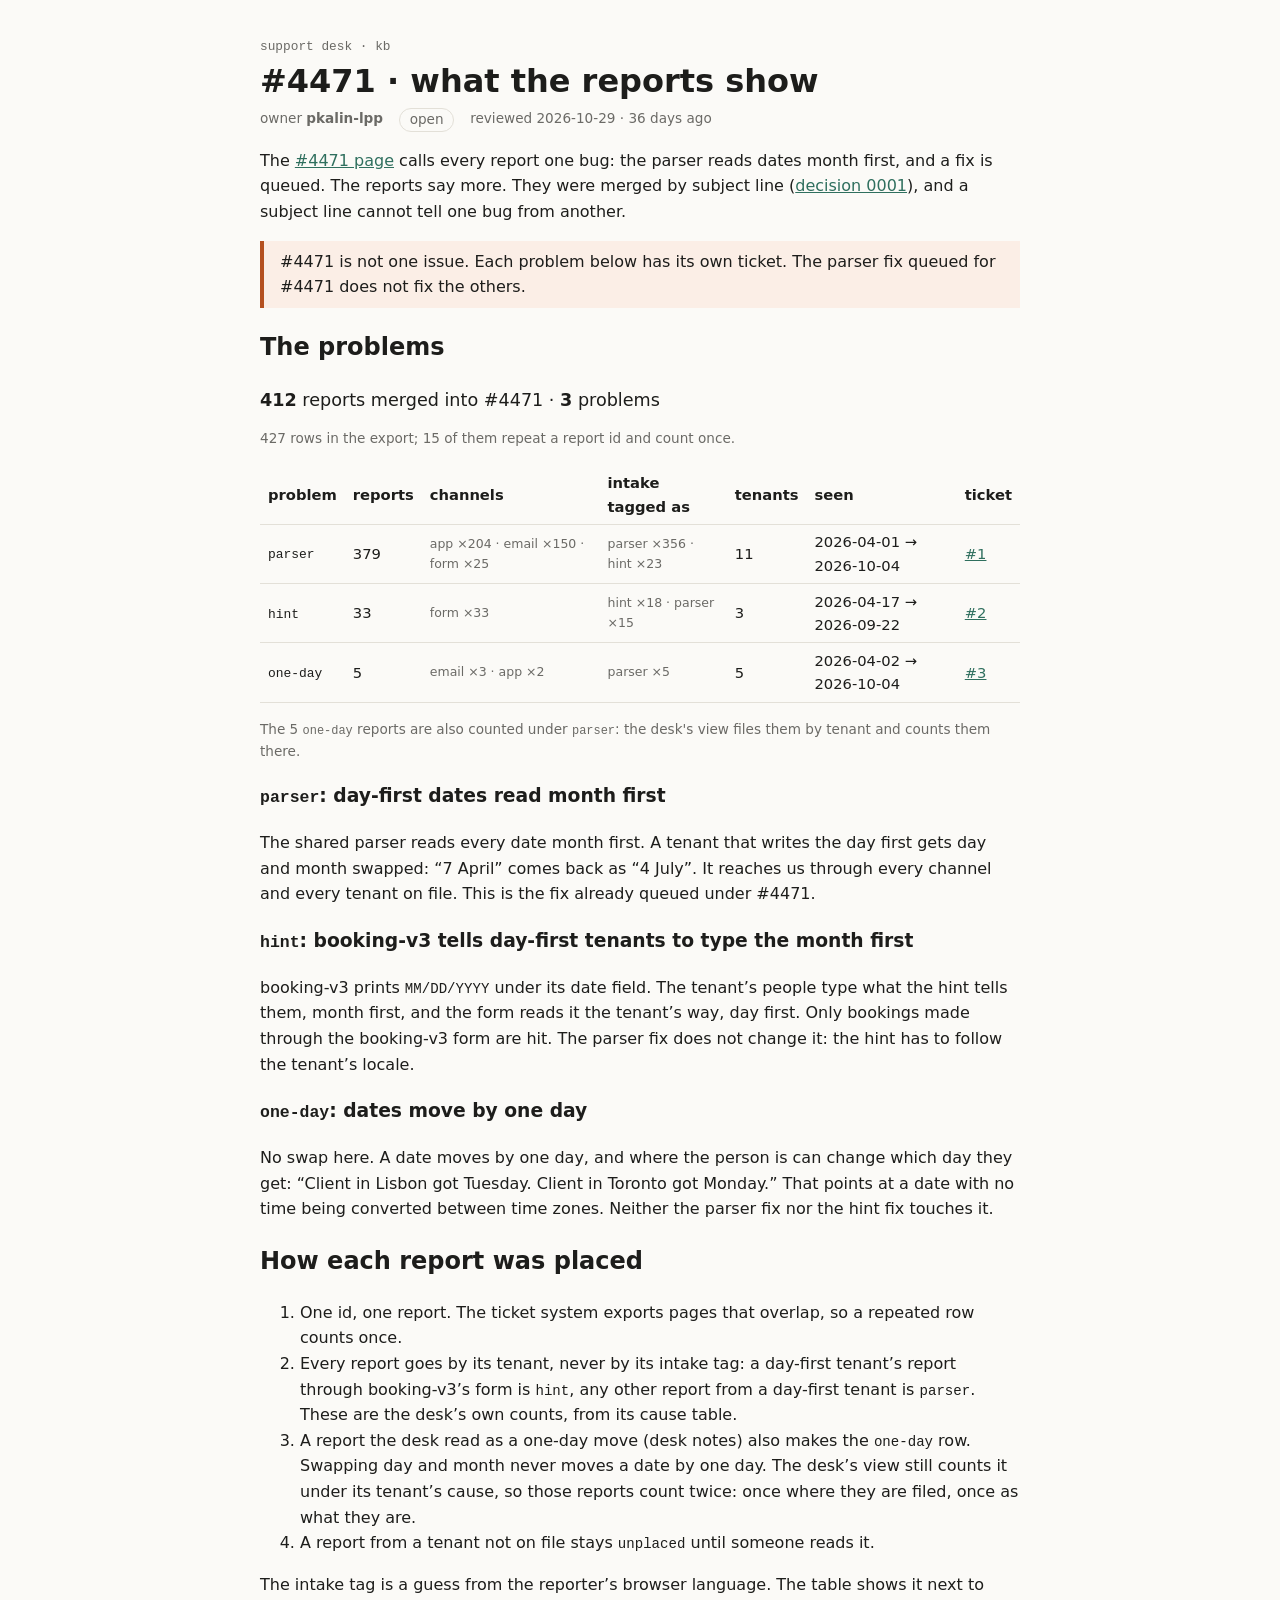
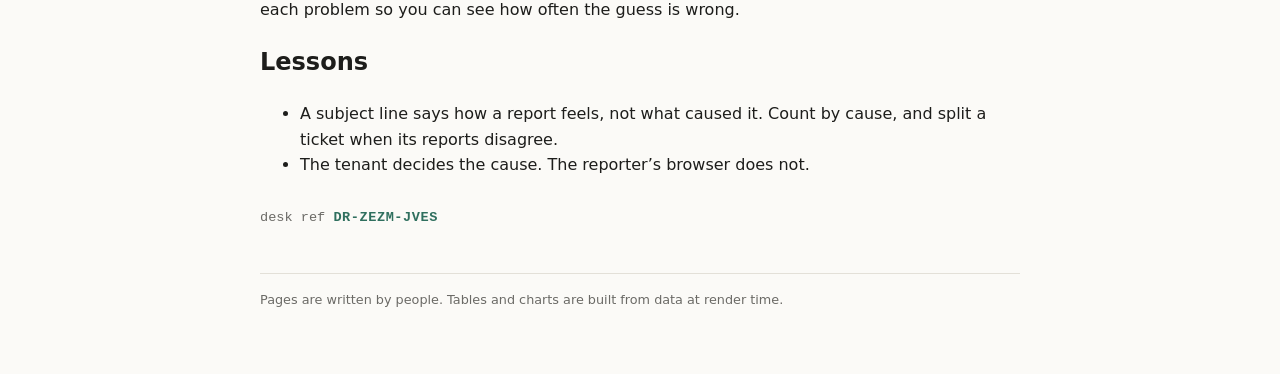
<file: rendered/kb/incidents/4471/problems/index.html>
<!doctype html>
<html lang="en">
  <head>
    <meta charset="utf-8" />
    <meta name="viewport" content="width=device-width, initial-scale=1" />
    <link href="../../../../_app/immutable/entry/start.DHGSJWrH.js" rel="modulepreload">
		<link href="../../../../_app/immutable/entry/payload.DSmR2FwN.js" rel="modulepreload">
		<link href="../../../../_app/immutable/chunks/CRzLMJPS.js" rel="modulepreload">
		<link href="../../../../_app/immutable/chunks/CiqoZ2A1.js" rel="modulepreload">
		<link href="../../../../_app/immutable/chunks/CHfFqfNT.js" rel="modulepreload">
		<link href="../../../../_app/immutable/chunks/DQG8lHS1.js" rel="modulepreload">
		<link href="../../../../_app/immutable/entry/app.NXOO1eK_.js" rel="modulepreload">
		<link href="../../../../_app/immutable/nodes/0.CTf4XHXr.js" rel="modulepreload">
		<link href="../../../../_app/immutable/chunks/DK3Fl9T5.js" rel="modulepreload">
		<link href="../../../../_app/immutable/nodes/5.QSUg8Qal.js" rel="modulepreload">
		<link href="../../../../_app/immutable/chunks/hqSXOomW.js" rel="modulepreload">
		<link href="../../../../_app/immutable/chunks/DkoUumqI.js" rel="modulepreload">
		<link href="../../../../_app/immutable/chunks/CVBzP17p.js" rel="modulepreload">
		<link href="../../../../_app/immutable/chunks/DcZ9TEUN.js" rel="modulepreload">
		<!--e2jw2j--><!----><title>#4471 · what the reports show · support kb</title>
		<style>:root{--bg:#fbfaf7;--fg:#1d1d1b;--muted:#6b6a66;--line:#e3e0d8;--accent:#2f6f5e;--warn:#b4501f;--warn-bg:#fbeee6;--note-bg:#eef5f2;--mono:ui-monospace, "Cascadia Code", Menlo, monospace}@media (prefers-color-scheme:dark){:root{--bg:#171716;--fg:#ecebe6;--muted:#9c9a93;--line:#34332f;--accent:#6fbfa6;--warn:#f0905d;--warn-bg:#3a2418;--note-bg:#1d2c27}}body{background:var(--bg);color:var(--fg);margin:0;font:16px/1.6 system-ui,sans-serif}.kb table{border-collapse:collapse;width:100%;margin:1rem 0;font-size:.92rem}.kb th,.kb td{border-bottom:1px solid var(--line);text-align:left;padding:.35rem .5rem}.kb code{font-family:var(--mono);font-size:.88em}.kb a{color:var(--accent)}.kb.svelte-e2jw2j{max-width:760px;margin:0 auto;padding:2rem 16px 4rem}.crumb.svelte-e2jw2j{font:.8rem var(--mono);color:var(--muted);text-decoration:none}h1.svelte-e2jw2j{margin:.25rem 0 .5rem;line-height:1.2}.meta.svelte-e2jw2j{color:var(--muted);flex-wrap:wrap;gap:.5rem 1rem;margin:0;font-size:.85rem;display:flex}.status.svelte-e2jw2j{border:1px solid var(--line);border-radius:99px;padding:0 .6rem}.stale.svelte-e2jw2j{color:var(--warn);font-weight:600}.banner.svelte-e2jw2j{background:var(--warn-bg);color:var(--warn);border-radius:6px;padding:.6rem 1rem}footer.svelte-e2jw2j{color:var(--muted);border-top:1px solid var(--line);margin-top:3rem;padding-top:1rem;font-size:.8rem}

aside.svelte-17bri61{border-left:4px solid var(--accent);background:var(--note-bg);margin:1rem 0;padding:.5rem 1rem}aside.warn.svelte-17bri61{border-color:var(--warn);background:var(--warn-bg)}

.sum.svelte-1op6c6{margin-bottom:0;font-size:1.1rem}.tags.svelte-1op6c6,.note.svelte-1op6c6{color:var(--muted);font-size:.85em}.untracked.svelte-1op6c6 td:where(.svelte-1op6c6){background:var(--warn-bg)}.untracked.svelte-1op6c6 td:where(.svelte-1op6c6):last-child{color:var(--warn);font-weight:600}.stamp.svelte-1280m42{font:.85rem var(--mono);color:var(--muted);margin:2rem 0 0}.stamp.svelte-1280m42 b:where(.svelte-1280m42){color:var(--accent);letter-spacing:.04em}.missing.svelte-1280m42{color:var(--warn)}
</style>
		<link href="../../../../_app/immutable/assets/runbook.COyw0cbZ.css" rel="stylesheet" disabled media="(max-width: 0)">
		<link href="../../../../_app/immutable/assets/Callout.AbLv9dM_.css" rel="stylesheet" disabled media="(max-width: 0)">
		<link href="../../../../_app/immutable/assets/_page.0dLFLLYr.css" rel="stylesheet" disabled media="(max-width: 0)">
  </head>
  <body>
    <div style="display: contents"><!--[--><!--[--><!--[0--><!--[--><!--[--><!--[-1--><!--[--><div class="kb svelte-e2jw2j"><header><a class="crumb svelte-e2jw2j" href="/kb">support desk · kb</a> <h1 class="svelte-e2jw2j">#4471 · what the reports show</h1> <p class="meta svelte-e2jw2j"><span>owner <b>pkalin-lpp</b></span> <span class="status open svelte-e2jw2j">open</span> <span class="svelte-e2jw2j">reviewed 2026-10-29 · 0 days ago</span></p></header> <!--[-1--><!--]--> <main><p>The <a href="/kb/incidents/4471">#4471 page</a> calls every report one bug: the parser reads dates month
first, and a fix is queued. The reports say more. They were merged by subject line
(<a href="/kb/decisions/0001-dedupe-by-subject">decision 0001</a>), and a subject line cannot tell one bug
from another.</p> <aside class="warn svelte-17bri61"><!---->#4471 is not one issue. Each problem below has its own ticket. The parser fix queued for #4471
does not fix the others.<!----></aside><!----> <h2>The problems</h2> <p class="sum svelte-1op6c6"><strong>412</strong> reports merged into #4471 · <strong>3</strong> problems</p> <p class="note svelte-1op6c6">427 rows in the export; 15 of them repeat a report id and count once.</p> <table><thead><tr><th>problem</th><th>reports</th><th>channels</th><th>intake tagged as</th><th>tenants</th><th>seen</th><th>ticket</th></tr></thead><tbody><!--[--><tr class="svelte-1op6c6"><td class="svelte-1op6c6"><code>parser</code></td><td class="svelte-1op6c6">379</td><td class="tags svelte-1op6c6">app ×204 · email ×150 · form ×25</td><td class="tags svelte-1op6c6">parser ×356 · hint ×23</td><td class="svelte-1op6c6">11</td><td class="svelte-1op6c6">2026-04-01 → 2026-10-04</td><td class="svelte-1op6c6"><!--[0--><a href="https://github.com/pkalin-lpp/mega-s01e03-what-it-shows/issues/1">#1</a><!--]--></td></tr><tr class="svelte-1op6c6"><td class="svelte-1op6c6"><code>hint</code></td><td class="svelte-1op6c6">33</td><td class="tags svelte-1op6c6">form ×33</td><td class="tags svelte-1op6c6">hint ×18 · parser ×15</td><td class="svelte-1op6c6">3</td><td class="svelte-1op6c6">2026-04-17 → 2026-09-22</td><td class="svelte-1op6c6"><!--[0--><a href="https://github.com/pkalin-lpp/mega-s01e03-what-it-shows/issues/2">#2</a><!--]--></td></tr><tr class="svelte-1op6c6"><td class="svelte-1op6c6"><code>one-day</code></td><td class="svelte-1op6c6">5</td><td class="tags svelte-1op6c6">email ×3 · app ×2</td><td class="tags svelte-1op6c6">parser ×5</td><td class="svelte-1op6c6">5</td><td class="svelte-1op6c6">2026-04-02 → 2026-10-04</td><td class="svelte-1op6c6"><!--[0--><a href="https://github.com/pkalin-lpp/mega-s01e03-what-it-shows/issues/3">#3</a><!--]--></td></tr><!--]--></tbody></table> <!--[--><!--[-1--><!--]--><!--[-1--><!--]--><!--[0--><p class="note svelte-1op6c6">The 5 <code>one-day</code> reports are also counted under <!--[--><!----><code>parser</code><!--]-->: the desk's view files them
      by tenant and counts them there.</p><!--]--><!--]--><!----> <h3><code>parser</code>: day-first dates read month first</h3> <p>The shared parser reads every date month first. A tenant that writes the day first gets day and
month swapped: “7 April” comes back as “4 July”. It reaches us through every channel and every
tenant on file. This is the fix already queued under #4471.</p> <h3><code>hint</code>: booking-v3 tells day-first tenants to type the month first</h3> <p>booking-v3 prints <code>MM/DD/YYYY</code> under its date field. The tenant’s people type what the hint
tells them, month first, and the form reads it the tenant’s way, day first. Only bookings made
through the booking-v3 form are hit. The parser fix does not change it: the hint has to follow
the tenant’s locale.</p> <h3><code>one-day</code>: dates move by one day</h3> <p>No swap here. A date moves by one day, and where the person is can change which day they get:
“Client in Lisbon got Tuesday. Client in Toronto got Monday.” That points at a date with no time
being converted between time zones. Neither the parser fix nor the hint fix touches it.</p> <h2>How each report was placed</h2> <ol><li>One id, one report. The ticket system exports pages that overlap, so a repeated row counts
once.</li> <li>Every report goes by its tenant, never by its intake tag: a day-first tenant’s report through
booking-v3’s form is <code>hint</code>, any other report from a day-first tenant is <code>parser</code>. These are
the desk’s own counts, from its cause table.</li> <li>A report the desk read as a one-day move (desk notes) also makes the <code>one-day</code> row. Swapping day
and month never moves a date by one day. The desk’s view still counts it under its tenant’s
cause, so those reports count twice: once where they are filed, once as what they are.</li> <li>A report from a tenant not on file stays <code>unplaced</code> until someone reads it.</li></ol> <p>The intake tag is a guess from the reporter’s browser language. The table shows it next to each
problem so you can see how often the guess is wrong.</p> <h2>Lessons</h2> <ul><li>A subject line says how a report feels, not what caused it. Count by cause, and split a ticket
when its reports disagree.</li> <li>The tenant decides the cause. The reporter’s browser does not.</li></ul> <!--[0--><p class="stamp svelte-1280m42">desk ref <b class="svelte-1280m42">DR-ZEZM-JVES</b></p><!--]--><!----><!----></main> <footer class="svelte-e2jw2j">Pages are written by people. Tables and charts are built from data at render time.</footer></div><!--]--><!--]--><!--]--><!----><!--]--><!--]--><!--]--><!----> <!--[-1--><!--]--><!--]-->
			
			<script>
				{
					__sveltekit_chahfg = {
						base: new URL("../../../..", location).pathname.slice(0, -1),
						version: "1793293658600"
					};

					const element = document.currentScript.parentElement;

					import("../../../../_app/immutable/entry/start.DHGSJWrH.js").then(async (kit) => {
						kit.init(__sveltekit_chahfg);
						const app = await import("../../../../_app/immutable/entry/app.NXOO1eK_.js");
						kit.start(app, element, {
							node_ids: [0, 5],
							data: [null,null],
							form: null,
							error: null
						});
					});
				}
			</script>
		</div>
  </body>
</html>
</file>
<file: rendered/_app/immutable/assets/runbook.COyw0cbZ.css>
:root{--bg:#fbfaf7;--fg:#1d1d1b;--muted:#6b6a66;--line:#e3e0d8;--accent:#2f6f5e;--warn:#b4501f;--warn-bg:#fbeee6;--note-bg:#eef5f2;--mono:ui-monospace, "Cascadia Code", Menlo, monospace}@media (prefers-color-scheme:dark){:root{--bg:#171716;--fg:#ecebe6;--muted:#9c9a93;--line:#34332f;--accent:#6fbfa6;--warn:#f0905d;--warn-bg:#3a2418;--note-bg:#1d2c27}}body{background:var(--bg);color:var(--fg);margin:0;font:16px/1.6 system-ui,sans-serif}.kb table{border-collapse:collapse;width:100%;margin:1rem 0;font-size:.92rem}.kb th,.kb td{border-bottom:1px solid var(--line);text-align:left;padding:.35rem .5rem}.kb code{font-family:var(--mono);font-size:.88em}.kb a{color:var(--accent)}.kb.svelte-e2jw2j{max-width:760px;margin:0 auto;padding:2rem 16px 4rem}.crumb.svelte-e2jw2j{font:.8rem var(--mono);color:var(--muted);text-decoration:none}h1.svelte-e2jw2j{margin:.25rem 0 .5rem;line-height:1.2}.meta.svelte-e2jw2j{color:var(--muted);flex-wrap:wrap;gap:.5rem 1rem;margin:0;font-size:.85rem;display:flex}.status.svelte-e2jw2j{border:1px solid var(--line);border-radius:99px;padding:0 .6rem}.stale.svelte-e2jw2j{color:var(--warn);font-weight:600}.banner.svelte-e2jw2j{background:var(--warn-bg);color:var(--warn);border-radius:6px;padding:.6rem 1rem}footer.svelte-e2jw2j{color:var(--muted);border-top:1px solid var(--line);margin-top:3rem;padding-top:1rem;font-size:.8rem}
</file>
<file: rendered/_app/immutable/assets/Callout.AbLv9dM_.css>
aside.svelte-17bri61{border-left:4px solid var(--accent);background:var(--note-bg);margin:1rem 0;padding:.5rem 1rem}aside.warn.svelte-17bri61{border-color:var(--warn);background:var(--warn-bg)}
</file>
<file: rendered/_app/immutable/assets/_page.D56XP2ro.css>
.sum.svelte-12oyimm{font-size:1.1rem}.tags.svelte-12oyimm,.note.svelte-12oyimm{color:var(--muted);font-size:.85em}.wrong.svelte-12oyimm td:where(.svelte-12oyimm){background:var(--warn-bg)}.wrong.svelte-12oyimm td:where(.svelte-12oyimm):last-child{color:var(--warn);font-weight:600}svg.svelte-18a6qal{width:100%;max-width:640px}.in.svelte-18a6qal{fill:var(--warn)}.merged.svelte-18a6qal{fill:var(--accent)}text.svelte-18a6qal{font:8px var(--mono);fill:var(--muted);text-anchor:middle}figcaption.svelte-18a6qal{color:var(--muted);font-size:.85rem}.key.svelte-18a6qal{border-radius:2px;width:.7em;height:.7em;display:inline-block}.key.in.svelte-18a6qal{background:var(--warn)}.key.merged.svelte-18a6qal{background:var(--accent)}
</file>
<file: rendered/_app/immutable/assets/_page.0dLFLLYr.css>
.sum.svelte-1op6c6{margin-bottom:0;font-size:1.1rem}.tags.svelte-1op6c6,.note.svelte-1op6c6{color:var(--muted);font-size:.85em}.untracked.svelte-1op6c6 td:where(.svelte-1op6c6){background:var(--warn-bg)}.untracked.svelte-1op6c6 td:where(.svelte-1op6c6):last-child{color:var(--warn);font-weight:600}.stamp.svelte-1280m42{font:.85rem var(--mono);color:var(--muted);margin:2rem 0 0}.stamp.svelte-1280m42 b:where(.svelte-1280m42){color:var(--accent);letter-spacing:.04em}.missing.svelte-1280m42{color:var(--warn)}
</file>
<file: rendered/_app/immutable/assets/_page.DO6Yid7X.css>
.try.svelte-gq0h2h{grid-template-columns:repeat(auto-fit,minmax(220px,1fr));gap:.75rem;margin:1rem 0;display:grid}fieldset.svelte-gq0h2h{border:1px solid var(--line);border-radius:6px;gap:.4rem;display:grid}.verdict.svelte-gq0h2h{color:var(--muted);grid-column:1/-1;margin:0;font-weight:600}.dup.svelte-gq0h2h{color:var(--accent);font-weight:600}
</file>
<file: rendered/_app/immutable/assets/2.Bt0MwIZg.css>
.stale.svelte-tbc1ha{color:var(--warn);font-weight:600}
</file>
